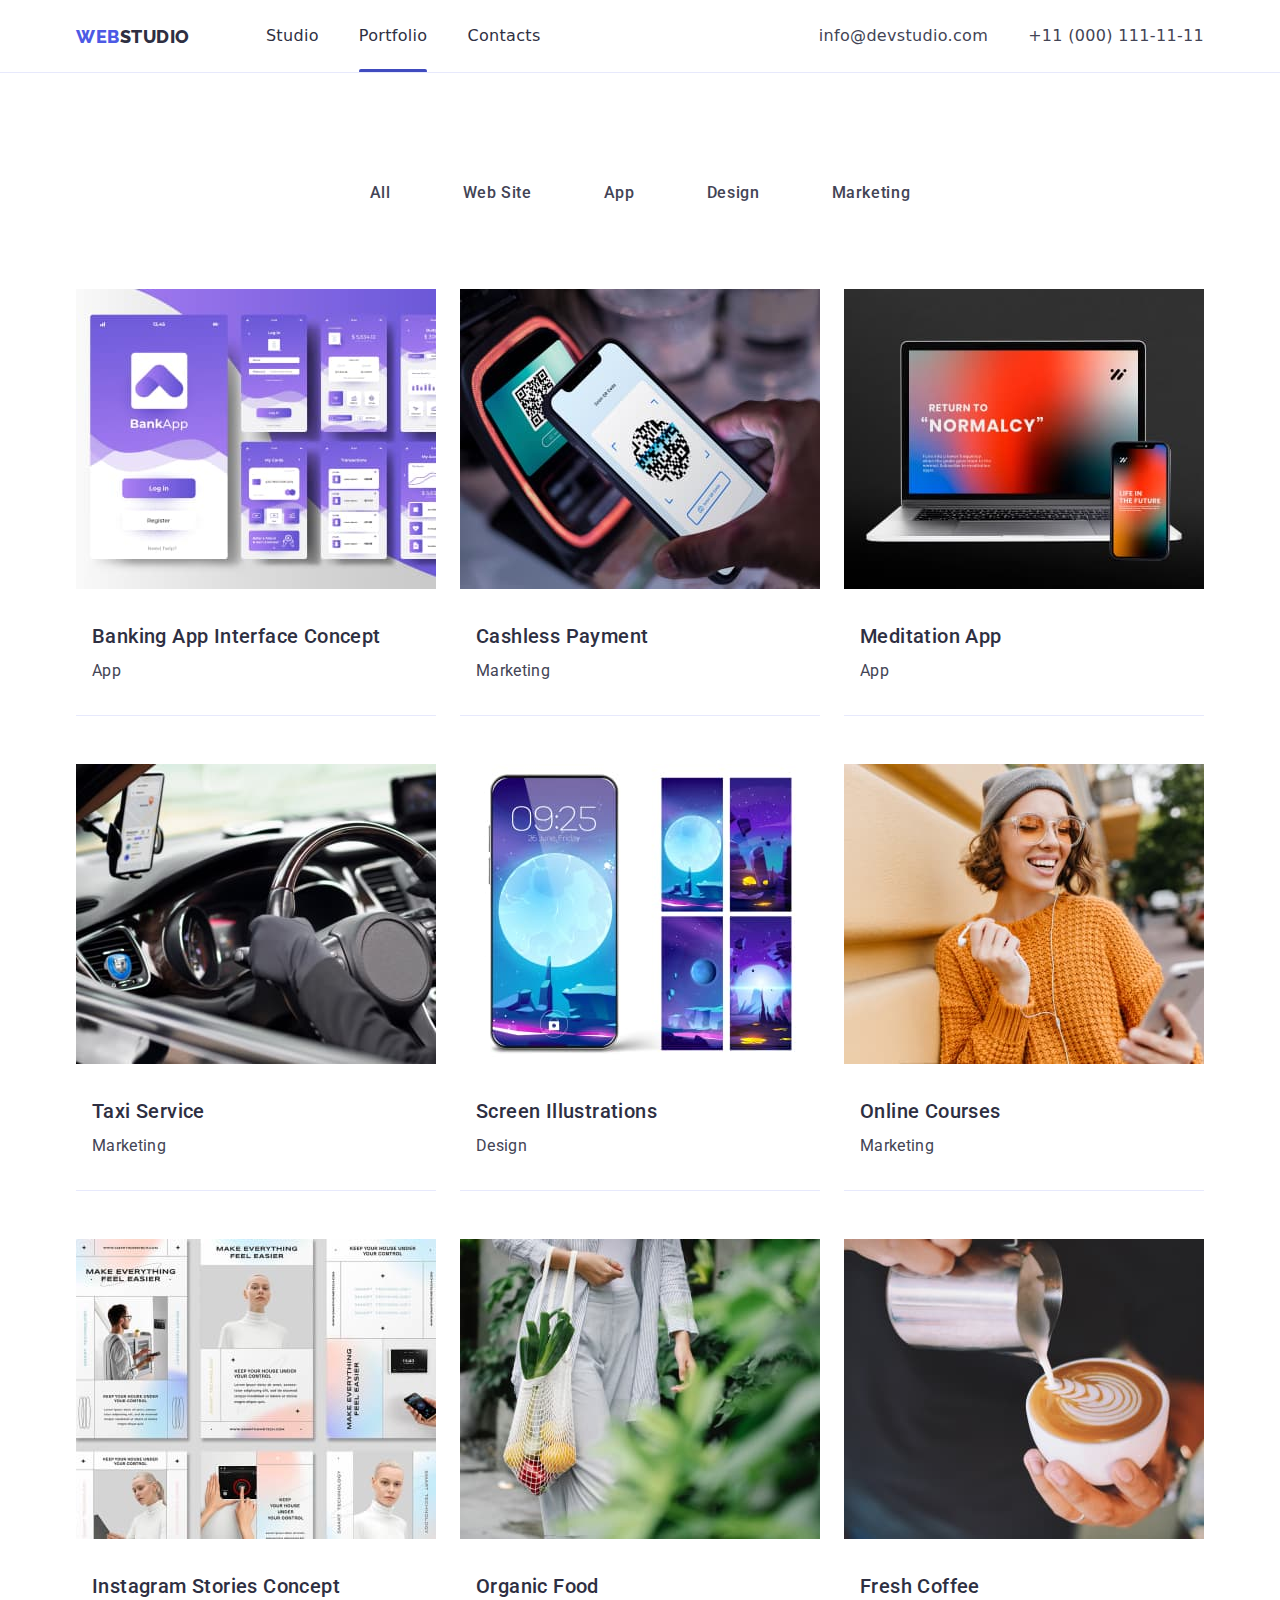
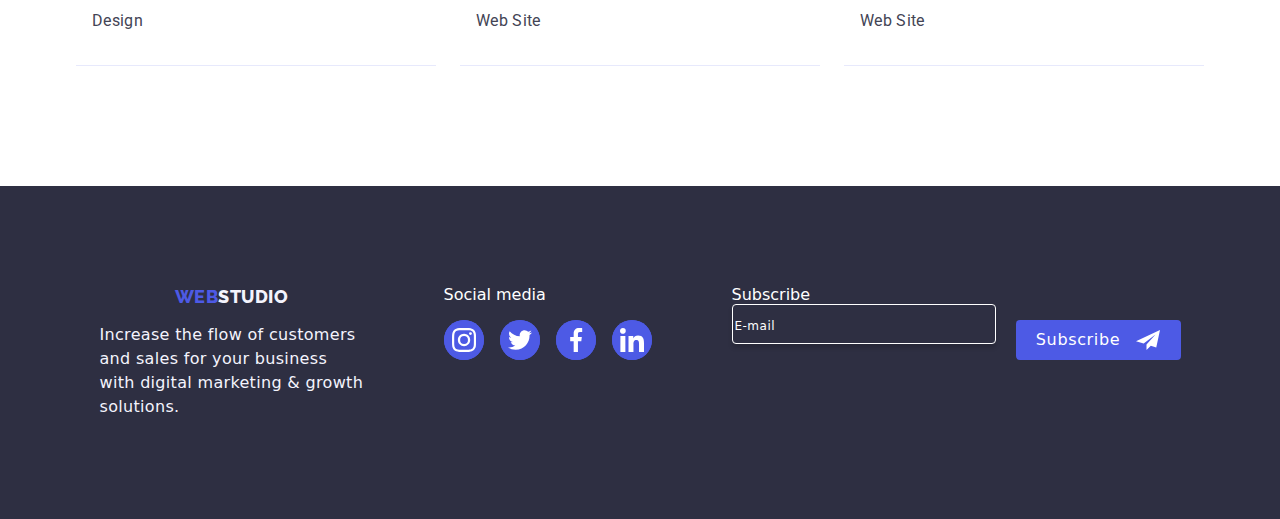
<file: portfolio.html>
<!DOCTYPE html>
<html lang="en">
  <head>
    <meta charset="UTF-8" />
    <meta name="viewport" content="width=device-width, initial-scale=1.0" />
    <title>Document</title>
    <link rel="stylesheet" href="./css/styles.css" />
    <link rel="preconnect" href="https://fonts.googleapis.com" />
    <link rel="preconnect" href="https://fonts.gstatic.com" crossorigin />
    <link
      href="https://cdn.jsdelivr.net/npm/modern-normalize@2.0.0/modern-normalize.min.css"
      rel="stylesheet"
    />
    <link
      href="https://fonts.googleapis.com/css2?family=Raleway:wght@800&family=Roboto:wght@400;500;700;900&display=swap"
      rel="stylesheet"
    />
  </head>

  <body>
    <header class="header-line">
      <div class="container top-line">
        <nav class="navigation">
          <a href="./index.html" class="logo">
            <span class="logo-color">Web</span><span>Studio</span>
          </a>
    
          <ul class="top-menu">
            <li>
              <a href="./index.html" class=" nav-link link">Studio</a>
            </li>
            <li>
              <a href="./portfolio.html" class="current-link nav-link link">Portfolio</a>
            </li>
            <li><a href="" class="nav-link link">Contacts</a></li>
          </ul>
        </nav>
        <address>
          <ul class="contacts">
            <li>
              <a href="mailto:info@devstudio.com" class="contact-link link">info@devstudio.com</a>
            </li>
            <li>
              <a href="tel:+110001111111" class="contact-link link">+11 (000) 111-11-11</a>
            </li>
          </ul>
        </address>
        <button class="menu-toggle js-open-menu" aria-expanded="false" aria-controls="mobile-menu">
          <div class="hamburger-icon">
            <svg width="32px" height="22px">
              <use href="./images/icons.svg#hamburger"></use>
            </svg>
          </div>
        </button>
      </div>
    </header>

    <main>
      <div class="container portfolio-container flex-column">
        <ul class="button-list">
          <li><button type="button" class="portfolio-buttons">All</button></li>

          <li>
            <button type="button" class="portfolio-buttons">Web Site</button>
          </li>

          <li><button type="button" class="portfolio-buttons">App</button></li>

          <li>
            <button type="button" class="portfolio-buttons">Design</button>
          </li>

          <li>
            <button type="button" class="portfolio-buttons">Marketing</button>
          </li>
        </ul>
        
        <ul class="card-set">
          <li class="item">
          <div class="img">
            <img
              src="images/portfolio-1.jpg"
              alt="screens-from-app"
              width="360"
              height="300"
            />

          <div class="overlay">
            <p>
              14 Stylish and User-Friendly App Design Concepts · Task Manager App · Calorie Tracker App · Exotic Fruit Ecommerce
              App ·
              Cloud Storage App
            </p>
          </div>
        </div>
            <div class="card-caption">
              <p class="portfolio-tittle">Banking App Interface Concept</p>
              <p class="portfolio-description">App</p>
            </div>
          </li>
          <li class="item">
            <div class="img">
            <img
              src="images/portfolio-2.jpg"
              alt="mobile-devices"
              width="360"
              height="300"
            />

    <div class="overlay">
      <p>
        14 Stylish and User-Friendly App Design Concepts · Task Manager App · Calorie Tracker App · Exotic Fruit Ecommerce
        App ·
        Cloud Storage App
      </p>
    </div>
    </div>

            <div class="card-caption">
              <p class="portfolio-tittle">Cashless Payment</p>
              <p class="portfolio-description">Marketing</p>
            </div>
          </li>
          <li class="item">
            <div class="img">
            <img
              src="images/portfolio-3.jpg"
              alt="computer-smartphone"
              width="360"
              height="300"
            />

    <div class="overlay">
      <p>
        14 Stylish and User-Friendly App Design Concepts · Task Manager App · Calorie Tracker App · Exotic Fruit Ecommerce
        App ·
        Cloud Storage App
      </p>
    </div>
</div>
            <div class="card-caption">
              <p class="portfolio-tittle">Meditation App</p>
              <p class="portfolio-description">App</p>
            </div>
          </li>
          <li class="item">
            <div class="img">
            <img
              src="images/portfolio-4.jpg"
              alt="fragment-of-car"
              width="360"
              height="300"
            />

    <div class="overlay">
      <p>
        14 Stylish and User-Friendly App Design Concepts · Task Manager App · Calorie Tracker App · Exotic Fruit Ecommerce
        App ·
        Cloud Storage App
      </p>
    </div>
</div>
            <div class="card-caption">
              <p class="portfolio-tittle">Taxi Service</p>
              <p class="portfolio-description">Marketing</p>
            </div>
          </li>
          <li class="item">
            <div class="img">
            <img
              src="images/portfolio-5.jpg"
              alt="phone-and-screen"
              width="360"
              height="300"
            />

    <div class="overlay">
      <p>
        14 Stylish and User-Friendly App Design Concepts · Task Manager App · Calorie Tracker App · Exotic Fruit Ecommerce
        App ·
        Cloud Storage App
      </p>
    </div>
</div>
            <div class="card-caption">
              <p class="portfolio-tittle">Screen Illustrations</p>
              <p class="portfolio-description">Design</p>
            </div>
          </li>
          <li class="item">
            <div class="img">
            <img
              src="images/portfolio-6.jpg"
              alt="smiling-woman"
              width="360"
              height="300"
            />

    <div class="overlay">
      <p>
        14 Stylish and User-Friendly App Design Concepts · Task Manager App · Calorie Tracker App · Exotic Fruit Ecommerce
        App ·
        Cloud Storage App
      </p>
    </div>
</div>
            <div class="card-caption">
              <p class="portfolio-tittle">Online Courses</p>
              <p class="portfolio-description">Marketing</p>
            </div>
          </li>
          <li class="item">
            <div class="img">
            <img
              src="images/portfolio-7.jpg"
              alt="App-description"
              width="360"
              height="300"
            />

    <div class="overlay">
      <p>
        14 Stylish and User-Friendly App Design Concepts · Task Manager App · Calorie Tracker App · Exotic Fruit Ecommerce
        App ·
        Cloud Storage App
      </p>
    </div>
</div>
            <div class="card-caption">
              <p class="portfolio-tittle">Instagram Stories Concept</p>
              <p class="portfolio-description">Design</p>
            </div>
          </li>
          <li class="item">
            <div class="img">
            <img
              src="images/portfolio-8.jpg"
              alt="bag-with-food"
              width="360"
              height="300"
            />

    <div class="overlay">
      <p>
        14 Stylish and User-Friendly App Design Concepts · Task Manager App · Calorie Tracker App · Exotic Fruit Ecommerce
        App ·
        Cloud Storage App
      </p>
    </div>
</div>
            <div class="card-caption">
              <p class="portfolio-tittle">Organic Food</p>
              <p class="portfolio-description">Web Site</p>
            </div>
          </li>
          <li class="item">
            <div class="img">
            <img
              src="images/portfolio-9.jpg"
              alt="a-cup-of-coffee"
              width="360"
              height="300"
            />

    <div class="overlay">
      <p>
        14 Stylish and User-Friendly App Design Concepts · Task Manager App · Calorie Tracker App · Exotic Fruit Ecommerce
        App ·
        Cloud Storage App
      </p>
    </div>
</div>
            <div class="card-caption">
              <p class="portfolio-tittle">Fresh Coffee</p>
              <p class="portfolio-description">Web Site</p>
            </div>
          </li>
        </ul>
      </div>
    </main>

<footer class="footer-box">
  <div class="container footer-wrapper">
    <div>
      <a href="./index.html" class="footer-logo">
        <span class="logo-color">Web</span>
        <span class="logo-accent-white">Studio</span>
      </a>
      <p class="footer-slogan">
        Increase the flow of customers and sales for your business with
        digital marketing &amp; growth solutions.
      </p>
    </div>
    <div class="footer-social">
      <span class="footer-title">Social media</span>
      <ul class="footer-social-icons">
        <li>
          <a href="" class="social-icon-footer">
            <svg width="24px" height="24px">
              <use href="./images/icons.svg#instagram"></use>
            </svg>
          </a>
        </li>
        <li>
          <a href="" class="social-icon-footer">
            <svg width="24px" height="24px">
              <use href="./images/icons.svg#twitter"></use>
            </svg>
          </a>
        </li>
        <li>
          <a href="" class="social-icon-footer">
            <svg width="24px" height="24px">
              <use href="./images/icons.svg#facebook"></use>
            </svg>
          </a>
        </li>
        <li>
          <a href="" class="social-icon-footer">
            <svg width="24px" height="24px">
              <use href="./images/icons.svg#linkedin"></use>
            </svg>
          </a>
        </li>
      </ul>
    </div>

    <div class="subscribe-wrapper">
      <div>
        <span class="footer-title">Subscribe</span>

        <form name="subscribe">
          <label for="email">
            <input id="email" type="email" placeholder="E-mail" class="subscribe-email" required="">
          </label>
        </form>
      </div>
      <div>
        <button class="subscribe-button" tyle="submit">
          Subscribe
          <div class="send-icon">
            <svg widht="24px" height="24px">
              <use href="./images/icons.svg#Frame-3-1"></use>
            </svg>

        </button>
      </div>
    </div>
  </div>
  </div>
</footer>
  </body>
</html>
</file>
<file: css/styles.css>
:root {
  --navy: #2e2f42;
  --gray: #434455;
  --iris: #4d5ae5;
  --ocean: #404bbf;
  --white: #fff;
  --cloud: #f4f4fd;
  --cornflower: #e7e9fc;
  --button-shadow: rgba(0, 0, 0, 0.15);
  --portfolio-shadow: 0px 2px 1px 0px rgba(46, 47, 66, 0.08),
    0px 1px 1px 0px rgba(46, 47, 66, 0.16),
    0px 1px 6px 0px rgba(46, 47, 66, 0.08);
  --green: #31d0aa;
  --light-slate: #8e8f99;
  --dairy: #fcfcfc;
  --navy-m: rgba(46, 47, 66, 0.4);
  --animation: 250ms cubic-bezier(0.4, 0, 0.2, 1);
}

body {
  font-family: "Roboto", sans-serif;
  color: var(--gray);
  background-color: #ffffff;
  font-size: 16px;
  font-weight: 400;
}

.link {
  text-decoration: none;
}

h1,
h2,
h3,
h4,
h5,
h6,
p {
  margin: 0;
}

button {
  cursor: pointer;
  border: none;
  border-radius: 4px;
}

ul,
ol {
  list-style: none;
  margin: 0;
  padding-left: 0;
}

a {
  text-decoration: none;
}

.visually-hidden {
  position: absolute;
  width: 1px;
  height: 1px;
  margin: -1px;
  border: 0;
  padding: 0;

  white-space: nowrap;
  clip-path: inset(100%);
  clip: rect(0 0 0 0);
  overflow: hidden;
}
link {
  text-decoration: none;
}

.logo {
  color: var(--navy);
  text-decoration: none;
  font-family: "Raleway";
  font-size: 18px;
  font-weight: 800;
  line-height: 1.17;
  letter-spacing: 0.54px;
  text-transform: uppercase;
  padding-top: 25.5px;
  padding-bottom: 25.5px;
  margin-right: 76px;
}

.logo-color {
  color: var(--iris);
}

.top-menu {
  display: flex;
  gap: 40px;
  list-style-type: none;
  padding: 24px 0;
  margin: 0;
}

@media (max-width: 767px) {
  .top-menu {
    display: none;
  }
}

.nav-link {
  color: var(--navy);
  font-size: 16px;
  font-weight: 500;
  line-height: 150%;
  letter-spacing: 0.32px;
  transition: color var(--animation);
}

.link:hover,
.link:focus {
  color: var(--ocean);
}

.contacts {
  display: flex;
  gap: 40px;
  list-style-type: none;
  padding-left: 0;
  padding-top: 24px;
  padding-bottom: 24px;
  margin: 0;
}

@media (max-width: 767px) {
  .contacts {
    display: none;
  }
}

.contact-link {
  font-style: normal;
  color: var(--gray);
  font-size: 16px;
  line-height: 150%;
  letter-spacing: 0.32px;
  transition: color var(--animation);
}

@media (min-width: 768px) and (max-width: 1199px) {
  .contacts {
    flex-direction: column;
    gap: 12px;
  }

  .contact-link {
    font-style: normal;
    color: var(--gray);
    font-size: 12px;
    line-height: 1.16;
    letter-spacing: 0.48px;
  }
}

.hero-image {
  background: linear-gradient(rgba(46, 47, 66, 0.7), rgba(46, 47, 66, 0.7)),
    url(../images/people-office2x.jpg);
  background-repeat: no-repeat;
  background-position: center;
  background-size: cover;
  max-height: 432px;
  padding-top: 112px;
  padding-bottom: 112px;
  margin-left: auto;
  margin-right: auto;
  text-align: center;
}

@media screen and (min-device-pixel-ratio: 2),
  (-webkit-min-device-pixel-ratio: 2),
  (min-resolution: 192dpi),
  (min-resolution: 2dppx) {
  .hero-image {
    background: linear-gradient(rgba(46, 47, 66, 0.7), rgba(46, 47, 66, 0.7)),
      url(../images/people-office2x.jpg);
    background-size: cover;
  }
}

@media screen and (min-width: 768px) {
  .hero-image {
    padding-bottom: 112px;
    padding-top: 112px;
    max-height: 436px;
    background-size: cover;
  }
}

@media screen and (min-width: 1200px) {
  .hero-image {
    padding-bottom: 188px;
    padding-top: 188px;
    max-width: 1440px;
    max-height: 600px;
    background-size: cover;
  }
}

.title {
  color: var(--white);
  text-align: center;
  font-size: 56px;
  font-weight: 700;
  line-height: 107.143%;
  letter-spacing: 1.12px;
  margin: 0 auto;
  margin-bottom: 48px;
  width: 496px;
}

@media (min-width: 768px) {
  .title {
    font-size: 56px;
    letter-spacing: 1.12px;
    max-width: 496px;
    line-height: 1.07;
    margin-bottom: 36px;
  }
}

@media (min-width: 1200px) {
  .title {
    font-size: 56px;
    letter-spacing: 1.12px;
    max-width: 496px;
    line-height: 1.07;
    margin-bottom: 48px;
  }
}

.hero-button {
  cursor: pointer;
  background: var(--iris);
  color: var(--white);
  font-size: 16px;
  font-weight: 500;
  line-height: 150%;
  letter-spacing: 0.64px;
  font-style: "inherit";
  padding: 16px 32px;
  border-radius: 4px;
  box-shadow: 0px 4px 4px 0px var(--button-shadow);
  border: none;
  transition: color var(--animation);
}

.hero-button:hover,
.hero-button:focus {
  background-color: var(--ocean);
}

.feature-list {
  display: flex;
  flex-wrap: wrap;
  gap: 72px;
  list-style-type: none;
  margin: 0px;
  padding: 0px;
}

.feature {
  text-align: center;
  color: var(--navy);
  font-size: 36px;
  font-weight: 700;
  line-height: 1.11;
  letter-spacing: 0.72px;
  margin-bottom: 8px;
  margin-top: 8px;
}

@media (min-width: 768px) and (max-width: 1200px) {
  .feature-list li {
    max-width: 356px;
  }

  .feature-list {
    row-gap: 72px;
    column-gap: 24px;
  }

  .feature {
    text-align: left;
  }
}

@media (min-width: 1200px) {
  .feature {
    font-size: 20px;
    font-weight: 500;
    line-height: 1.2;
    letter-spacing: 0.4px;
  }

  .feature-list {
    gap: 24px;
  }

  .feature-list li {
    max-width: 264px;
  }

  .feature {
    text-align: left;
  }
}

.feature-description {
  font-size: 16px;
  line-height: 150%;
  letter-spacing: 0.32px;
  margin: 0px;
  font-weight: 500;
}

@media (min-width: 1200px) {
  .feature-description {
    font-weight: 400;
  }
}

.section-header {
  color: var(--navy);
  text-align: center;
  font-size: 36px;
  font-weight: 700;
  line-height: 111.111%;
  letter-spacing: 0.72px;
  text-transform: capitalize;
  margin: 0px;
  margin-bottom: 72px;
}



.header {
  color: var(--navy);
  text-align: center;
  font-size: 36px;
  font-weight: 700;
  line-height: 111.111%;
  letter-spacing: 0.72px;
  text-transform: capitalize;
  padding-top: 0px;
  padding: 24px 0;
}

.spec-list {
  display: block;
  gap: 24px;
  justify-content: center;
  list-style-type: none;
  padding: 0;
  margin: 0;
}

@media (min-width: 1200px) {
  .spec-list {
    display: flex;
  }
}

.team-list {
  display: flex;
  flex-wrap: wrap;
  column-gap: 24px;
  row-gap: 72px;
  justify-content: center;
  list-style-type: none;
  margin: 0;
  padding: 0;
}

@media (min-width: 768px) {
  .team-list {
    row-gap: 64px;
  }
}

.team-list > li {
  background-color: var(--white);
  box-shadow: 0px 2px 1px 0px rgba(46, 47, 66, 0.08),
    0px 1px 1px 0px rgba(46, 47, 66, 0.16),
    0px 1px 6px 0px rgba(46, 47, 66, 0.08);
  border-radius: 0px 0px 4px 4px;
}

.team-box {
  background: var(--cloud);
  padding: 120px 0;
}

.team-social-icons {
  display: flex;
  gap: 24px;
  margin-top: 8px;
  margin-bottom: 32px;
  justify-content: center;
}

.icons-wrapper {
  background: #4d5ae5;
  border-radius: 50%;
  display: flex;
  justify-content: center;
  align-items: center;
  width: 40px;
  height: 40px;
  fill: var(--cloud);
}

.worker-name {
  color: var(--navy);
  text-align: center;
  font-size: 20px;
  font-weight: 500;
  line-height: 120%;
  letter-spacing: 0.4px;
  padding: 0px;
  margin: 0;
  margin-bottom: 8px;
}

.work-section {
  display: none;
  padding-bottom: 120px;
}

@media (min-width: 1200px) {
  .work-section {
    display: flex;
  }
}

.work-name1 {
  padding-top: 32px;
  padding-bottom: 32px;
}

.worker-description {
  text-align: center;
  font-size: 16px;
  line-height: 150%;
  letter-spacing: 0.32px;
  margin: 0;
}

/* footer */
.footer-box {
  background: var(--navy);
  padding: 100px 0;

}

.footer-title {
  color: var(--white);
  font-weight: 500;
  text-align: center;
  display: block;
}

.foot-sub {
  margin: 16px 0 16px;
}

@media (min-width: 768px) {
  .footer-title {
    text-align: left;
  }
}

.logo-accent-white {
  color: var(--cloud);
}

.footer-slogan {
  color: var(--cloud);
  font-style: normal;
  font-size: 16px;
  line-height: 150%;
  letter-spacing: 0.32px;
  width: 264px;
  margin-top: 16px;
}

.footer-logo {
  color: var(--navy);
  text-decoration: none;
  font-family: "Raleway";
  font-size: 18px;
  font-weight: 800;
  line-height: 1.17;
  letter-spacing: 0.54px;
  text-transform: uppercase;
  display: flex;
  justify-content: center;
}

@media (min-width: 768px) {
  .footer-logo {
    text-align: left;
    padding: 0;
  }
}

/* footer-end */

.portfolio-container {
  padding-top: 96px;
  padding-bottom: 120px;
}

.button-list {
  display: flex;
  justify-content: center;
  gap: 24px;
  margin-bottom: 72px;
}

.portfolio-buttons {
  padding: 12px 24px;
  border-radius: 4px;
  border: none;
  outline: none;
  background: var(--clout);
  color: var(--brand-color);
  cursor: pointer;
  text-align: center;
  font-weight: 500;
  font-family: "Roboto";
  font-size: 16px;
  line-height: 1.5;
  letter-spacing: 0.64px;
}

.portfolio-buttons:hover {
  background: #404bbf;
  color: #ffffff;
  outline: none;
  box-shadow: 0px 2px 2px 0px rgba(0, 0, 0, 0.12);
  box-shadow: 0px 2px 1px 0px rgba(0, 0, 0, 0.08);
  box-shadow: 0px 3px 1px 0px rgba(0, 0, 0, 0.1);
}

.portfolio-buttons:focus {
  background-color: #404bbf;
  color: #ffffff;
  outline: none;
  box-shadow: 0px 2px 2px 0px #0000001f;
  box-shadow: 0px 2px 1px 0px #00000014;
  box-shadow: 0px 3px 1px 0px #0000001a;
}

.flex-column {
  flex-direction: column;
}

.card-set {
  display: flex;
  flex-direction: row;
  flex-wrap: wrap;
  row-gap: 48px;
  column-gap: 24px;
}

.item {
  flex-basis: calc((100% - 48px) / 3);
  border-bottom: 1px solid var(--cornflower);
  position: relative;
  overflow: hidden;
}

.item:hover {
  cursor: pointer;
  box-shadow: 0px 2px 1px 0px rgba(46, 47, 66, 0.08),
    0px 1px 1px 0px rgba(46, 47, 66, 0.16),
    0px 1px 6px 0px rgba(46, 47, 66, 0.08);
}

.card-caption {
  padding: 32px 16px;
}

.portfolio-tittle {
  font-family: "Roboto";
  font-weight: 500;
  font-size: 20px;
  line-height: 1.5;
  color: var(--navy);
  letter-spacing: 0.4px;
  padding-bottom: 8px;
}

.portfolio-description {
  font-family: "Roboto";
  font-size: 16px;
  line-height: 1.5;
  letter-spacing: 0.32px;
  color: #434455;
}

.overlay p {
  font-size: 16px;
  line-height: 1.5;
  letter-spacing: 0, 32px;
  padding: 40px 32px 164px 32px;
  margin: 0;
  width: 100%;
  color: var(--clout);
}

.overlay {
  color: white;
  position: absolute;
  top: 0px;
  width: 100%;
  background-color: var(--ocean);
  transform: translate(0%, 150%);
  transition: transform 250ms linear;
}

.img {
  position: relative;
  overflow: hidden;
}

.img:hover .overlay {
  transform: translate(0%, 0%);
}

.backdrop {
  position: fixed;
  width: 100%;
  height: 100%;
  left: 0px;
  top: 0px;
  transition: opacity 250ms, visibility 250ms ease-in-out;
  transition-timing-function: cubic-bezier(0.4, 0, 0.2, 1);
  background-color: rgba(46, 47, 66, 0.4);
}

.container {
  max-width: 428px;
  padding-left: 15px;
  padding-right: 15px;
  margin-left: auto;
  margin-right: auto;
  overflow: hidden;
}

@media screen and (min-width: 768px) {
  .container {
    max-width: 768px;
  }
}

@media screen and (min-width: 1200px) {
  .container {
    max-width: 1158px;
  }
}

.section {
  padding-top: 96px;
  padding-bottom: 96px;
}

@media (min-width: 1200px) {
  .section {
    padding-top: 120px;
    padding-bottom: 120px;
  }
}

.section-header {
  color: var(--navy);
  text-align: center;
  font-size: 36px;
  font-weight: 700;
  line-height: 1.11;
  letter-spacing: 0.72px;
  text-transform: capitalize;
  margin-bottom: 72px;
}

.work {
  padding-top: 0px;
}

@media (max-width: 1199px) {
  .work {
    display: none;
  }
}

.top-line {
  display: flex;
  align-items: center;
  justify-content: flex-end;
}

.navigation {
  display: flex;
  align-items: center;
  margin-right: auto;
}

.header-line {
  border-bottom: 1px solid var(--cornflower);
}

@media (min-width: 768px) {
  .contacts {
    padding: 0;
  }
}

.projects-list > li {
  flex-basis: calc((100% - 48px) / 3);
}

.card-description {
  background-color: var(--white);
  border-color: var(--cornflower);
  border-style: solid;
  border-right-width: 1px;
  border-bottom-width: 1px;
  border-left-width: 1px;
  border-top-width: 0;
  padding: 32px 16px;
}

.projects-list img {
  display: block;
}

img {
  display: block;
  max-width: 100%;
  height: auto;
}

.feature-icon {
  background-color: var(--cloud);
  width: 100%;
  border-radius: 4px;
  height: 120px;
  display: flex;
  align-items: center;
  justify-content: center;
}

@media (max-width: 1157px) {
  .feature-icon {
    display: none;
  }
}

.customers {
  display: flex;
  flex-wrap: wrap;
  row-gap: 72px;
  column-gap: 16px;
  justify-content: center;
}

@media (min-width: 768px) {
  .customers {
    column-gap: 24px;
  }
}

.footer-wrapper {
  display: flex;
  justify-content: center;
  flex-wrap: wrap;
}

@media and (max-width: 767px) {
  .footer-wrapper {
    justify-content: center;
  }
}

@media screen and (min-width: 1200px) {
  .footer-wrapper {
    row-gap: 72px;
  }
}

.footer-social-title {
  color: var(--white);
  font-weight: 500;
}

@media (max-width: 480px) {
  .footer-social-title {
    text-align: center;
  }
}

.footer-social-icons {
  display: flex;
  gap: 16px;

  justify-content: center;
}

@media (min-width: 1200px) {
  .footer-social {
    margin-left: 40px;
  }
}

.footer-social-icons li {
  display: flex;
  margin-top: 16px;
  justify-content: center;
  background: #4d5ae5;
  width: 40px;
  height: 40px;
  border-radius: 50%;
  align-items: center;
}

.footer-social-icons :is(:hover, :focus) {
  background-color: var(--green);
  cursor: pointer;
}

.btn-center {
  width: 100%;
  justify-content: center;
  display: flex;
}
@media (min-width: 768px) {
  .footer-social {
    margin: 0 20px 0 20px;
  }
}

@media (min-width: 1200px) {
  .footer-social {
    margin: 0 80px 0 80px;
  }
}

@media (max-width: 767px) {
  .footer-wrapper {
    gap: 72px;
  }
}

.footer-social-icons svg:hover {
  cursor: pointer;
}

.customer-icon {
  border: 1px solid var(--light-slate);
  border-radius: 4px;
  display: flex;
  justify-content: center;
  align-items: center;
  width: 168px;
  height: 88px;
  fill: var(--light-slate);
  transition: border-color var(--animation), fill var(--animation);
}

.customer-icon:hover {
  border-color: var(--ocean);
  fill: var(--ocean);
  cursor: pointer;
}

.social-icon {
  display: flex;
  width: 40px;
  height: 40px;
  border-radius: 50%;
  align-items: center;
  justify-content: center;
  background-color: var(--iris);
  fill: white;
  transition: border-color var(--animation);
}

.social-icon:hover,
.social-icon:focus {
  background-color: var(--ocean);
}

.social-icon-footer {
  display: flex;
  width: 40px;
  height: 40px;
  border-radius: 50%;
  align-items: center;
  justify-content: center;
  background-color: var(--iris);
  fill: white;
  transition: border-color var(--animation);
}

.social-icon-footer:hover,
.social-icon-footer:focus {
  background-color: var(--green);
}

.project-card:focus .project-overlay,
.project-card:hover .project-overlay {
  transform: translateY(0);
}

.project-image {
  position: relative;
  overflow: hidden;
}

.project-overlay {
  position: absolute;
  top: 0;
  left: 0;
  width: 100%;
  height: 100%;
  padding-top: 40px;
  padding-left: 32px;
  padding-right: 32px;
  background-color: var(--iris);
  color: var(--cloud);
  line-height: 1.5;
  letter-spacing: 0.32px;
  transform: translateY(100%);
  transition: transform var(--animation);
}

.project-card {
  display: block;
  transition: box-shadow var(--animation);
}

.project-card:focus,
.project-card:hover {
  box-shadow: var(--portfolio-shadow);
}

.project-card:focus .project-overlay,
.project-card:hover .project-overlay {
  transform: translateY(0);
}

.project-image {
  position: relative;
  overflow: hidden;
}

.modal {
  position: fixed;
  left: 0;
  right: 0;
  top: 0;
  bottom: 0;
  display: flex;
  justify-content: center;
  background-color: hsla(237, 18%, 22%, 0.4);
  opacity: 100%;
  transition: opacity var(--animation);
}

.modal-body {
  position: relative;
  margin-top: 80px;
  width: 408px;
  height: 584px;
  border-radius: 4px;
  background-color: var(--dairy);
  box-shadow: 0px 2px 1px 0px rgba(0, 0, 0, 0.2),
    0px 1px 3px 0px rgba(0, 0, 0, 0.12), 0px 1px 1px 0px rgba(0, 0, 0, 0.14);
  scale: 1;
  transition: scale var(--animation);
  padding-right: 24px;
  padding-left: 24px;
}

@media (min-width: 768px) {
  .modal-body {
    width: 408px;
  }
}

.modal-body > h3 {
  text-align: center;
  margin-top: 72px;
  margin-bottom: 16px;
  color: var(--navyblue, #2e2f42);
  font-size: 16px;
  font-weight: 500;
  line-height: 1.5;
  letter-spacing: 0.32px;
}

.is-hidden {
  pointer-events: none;
  visibility: hidden;
  opacity: 0;
}

.modal-body {
  position: relative;
  margin-top: 80px;
  width: 408px;
  height: 584px;
  border-radius: 4px;
  background-color: var(--dairy);
  box-shadow: 0px 2px 1px 0px rgba(0, 0, 0, 0.2),
    0px 1px 3px 0px rgba(0, 0, 0, 0.12), 0px 1px 1px 0px rgba(0, 0, 0, 0.14);
  scale: 1;
  transition: scale var(--animation);
}

.modal-close-button {
  position: absolute;
  top: 24px;
  right: 24px;
  display: flex;
  justify-content: center;
  align-items: center;
  background-color: var(--cornflower);
  border-radius: 50%;
  width: 24px;
  height: 24px;
  fill: var(--navy);
  border: 1px solid rgba(0, 0, 0, 0.1);
  transition: background-color var(--animation), border var(--animation),
    fill var(--animation);
}

.modal-close-button:hover,
.modal-close-button:focus {
  background-color: var(--ocean);
  fill: var(--white);
  border: 1px solid var(--ocean);
}

.is-hidden .modal-body {
  scale: 0;
}

.modal:not(.is-hidden) .modal-body {
  scale: 1;
}

.current-link {
  position: relative;
}

.current-link::after {
  content: "";
  display: block;
  position: absolute;
  width: 100%;
  bottom: -27.5px;
  height: 4px;
  border-radius: 2px;
  background-color: var(--ocean);
}

.current-link {
  position: relative;
}

.current-link::after {
  content: "";
  display: block;
  position: absolute;
  width: 100%;
  bottom: -27.5px;
  height: 4px;
  border-radius: 2px;
  background-color: var(--ocean);
}

@media screen and (min-width: 768px) and (max-width: 1199px) {
  .subscribe-wrapper {
    display: flex;
    margin-top: 72px;
    width: auto;
  }
}

@media screen and (min-width: 1200px) {
  .subscribe-wrapper {
    display: flex;
  }
}

@media screen and (max-width: 767px) {
  .subscribe-email {
    width: 398px;
  }
}

@media screen and (max-width: 767px) {
  .footer-wrapper {
    justify-content: center;
  }
}

.subscribe-email {
  width: 264px;
  height: 40px;
  background-color: inherit;
  border-radius: 4px;
  border: 1px solid var(--white);
  box-shadow: 0px 4px 4px 0px rgba(0, 0, 0, 0.15);
  padding-top: 8px;
  padding-bottom: 8px;

  color: var(--white);
}

@media (min-width: 768px) {
  .subscribe-email {
    width: 264px;
  }
}

.subscribe-email::placeholder {
  color: var(--white);
  font-size: 12px;
  line-height: 2;
  letter-spacing: 0.48px;
}

.subscribe-field-wrapper input:focus {
  outline: none;
}

.subscribe-field-wrapper {
  display: flex;
  align-items: center;
  margin-top: 16px;
}

.subscribe-button {
  display: flex;
  align-items: center;
  justify-content: center;
  gap: 16px;
  width: 165px;
  height: 40px;
  background: var(--iris);
  color: var(--white);
  font-size: 16px;
  font-weight: 500;
  line-height: 1.5;
  letter-spacing: 0.64px;
  font-style: "inherit";
  border-radius: 4px;
  border: none;
  margin-right: 0px;
  transition: background-color var(--animation);
}

@media (min-width: 768px) {
  .subscribe-button {
    margin-top: 34px;
    margin-right: 40px;
    margin-left: 20px;
  }
}

@media (min-width: 1200px) {
  .subscribe-button {
    margin-top: 34px;
    margin-right: 0px;
  }
}

.subscribe-button:hover,
.subscribe-button:focus {
  background-color: var(--ocean);
}

.send-icon {
  display: flex;
  width: 24px;
  align-items: center;
  justify-content: center;
  fill: white;
}

.subscribe-svg {
  height: 24px;
  width: 24px;
}

.modal-inputs-wrapper {
  display: flex;
  flex-direction: column;
  align-items: left;
}

.input-label {
  color: var(--lightslate, #8e8f99);
  font-size: 12px;
  line-height: 1.16;
  letter-spacing: 0.48px;
}

.input-wrapper input {
  border-radius: 4px;
  border: 1px solid var(--navy-m);
  background-color: transparent;
  padding-block: 8px;
  padding-inline-start: 38px;
  width: 100%;
  height: 40px;
  transition: border-color var(--animation);
}

.input-wrapper ::placeholder {
  color: var(--navy-m);
}

.tc-accept-wrapper {
  margin-top: 8px;
}

.tc-accept-wrapper label {
  display: flex;
  align-items: center;
}

.input-wrapper {
  position: relative;
  width: 100%;
  margin-bottom: 4px;
  margin-top: 4px;
}

.input-wrapper textarea {
  border-radius: 4px;
  border: 1px solid var(--navy-m);
  background-color: transparent;
  resize: none;
  height: 120px;
  padding-block: 8px;
  padding-inline-start: 16px;
  font-size: 12px;
  line-height: 1.16;
  letter-spacing: 0.48px;
  width: 100%;
  transition: border-color var(--animation);
}

.modal-icon {
  position: absolute;
  top: 50%;
  left: 16px;
  translate: 0 -50% 0;
  fill: var(--navy);
  height: 24px;
  transition: fill var(--animation);
}

input[type="checkbox"] {
  appearance: none;
}

.checkbox-icon {
  display: flex;
  align-items: center;
  justify-content: center;
  width: 16px;
  height: 16px;
  fill: none;
  border-radius: 4px;
  border: 1px solid var(--navy-m);
  margin-right: 8px;
  transition: background-color var(--animation);
}

.checkbox:checked ~ .checkbox-icon {
  fill: var(--white);
  background-color: var(--ocean);
}

.send-wrapper {
  display: flex;
  justify-content: center;
  margin-top: 24px;
  margin-bottom: 24px;
}

.send-button {
  text-align: center;
  width: 169px;
  height: 56px;
  background: var(--iris);
  color: var(--white);
  font-size: 16px;
  font-weight: 500;
  line-height: 1.5;
  letter-spacing: 0.64px;
  font-style: "inherit";
  border-radius: 4px;
  box-shadow: 0px 4px 4px 0px var(--button-shadow);
  border: none;
  transition: background-color var(--animation);
}

.send-button:hover,
.send-button:focus {
  background-color: var(--ocean);
}

.input-wrapper:focus-within .modal-icon {
  fill: var(--ocean);
}

.input-wrapper input:focus {
  outline: none;
  border: 1px solid var(--ocean);
}

.input-wrapper textarea:focus {
  outline: none;
  border: 1px solid var(--ocean);
}

.tc-accept-wrapper a {
  text-decoration: underline;
  transition: color var(--animation);
}

.hamburger-icon {
  max-width: 32px;
  max-height: 32px;
  display: flex;
  align-items: center;
  justify-content: center;
  stroke: var(--navy);
  stroke-width: 2px;
}

.hamburger-menu {
  position: fixed;
  top: 0;
  left: 0;
  width: 100vw;
  height: 100vh;
  padding: 32px;
  background-color: #fff;
  z-index: 999;
  transform: translateX(100%);
  transition: transform 250ms ease-in-out;
}

.hamburger-menu.is-open {
  transform: translateX(0);
}

.menu-toggle {
  display: flex;
  margin-right: 8px;
  background: none;
}

@media (min-width: 768px) {
  .menu-toggle {
    display: none;
  }
}

/* mobile menu */

.menu-toggle {
  min-height: 24px;
  min-width: 24px;
  display: flex;
  align-items: center;
  justify-content: center;

  margin: 0;
  padding: 0;
  background-color: transparent;
  cursor: pointer;
  border: none;
  border-radius: 50%;
  outline: none;
}

@media (min-width: 768px) {
  .menu-toggle {
    display: none;
  }
}

.menu-toggle:hover,
.menu-toggle:focus {
  background-color: rgba(0, 0, 0, 0.1);
}

.menu-container {
  position: fixed;
  top: 0;
  left: 0;
  width: 100vw;
  height: 100vh;
  padding-left: 40px;
  background-color: var(--white);
  z-index: 999;
  visibility: hidden;
  transform: translateX(100%);
  transition: transform 250ms var(--animation);
}

.menu-container.is-open {
  transform: translateX(0);
  visibility: visible;
}

.menu-container .menu-toggle {
  position: absolute;
  top: 24px;
  right: 24px;
  color: #fff;
  background-color: var(--cornflower);

  fill: var(--navy);
  border: 1px solid rgba(0, 0, 0, 0.1);
}

.mobile-menu-wrapper {
  display: flex;
  height: 100%;
  flex-direction: column;
  justify-content: space-between;
}

.mobile-menu {
  padding: 0;
  margin-top: 80px;
  list-style: none;
}

.mobile-menu .link {
  display: block;
  text-decoration: none;
  font-size: 36px;
  font-weight: 700;
  line-height: 1.111;
  letter-spacing: 0.72px;
  color: var(--navy);
  margin-bottom: 40px;
}

.mobile-menu .mobile-active {
  color: var(--ocean);
}

.mobile-tel {
  display: block;
  font-size: 36px;
  font-weight: 700;
  line-height: 1.111;
  letter-spacing: 0.72px;
  color: var(--iris);
  margin-bottom: 40px;
}

.mobile-mail {
  font-size: 20px;
  font-weight: 500;
  line-height: 1.2;
  letter-spacing: 0.4px;
  color: var(--gray);
}

.mobile-social-icons {
  display: flex;
  gap: 56px;
  margin-top: 48px;
  margin-bottom: 40px;

  justify-content: center;
}

.social-icon-mobile {
  fill: var(--white);
  display: flex;
  width: 40px;
  height: 40px;
  border-radius: 50%;
  align-items: center;
  justify-content: center;
  background-color: var(--iris);
  transition: background-color var(--animation);
}
</file>
